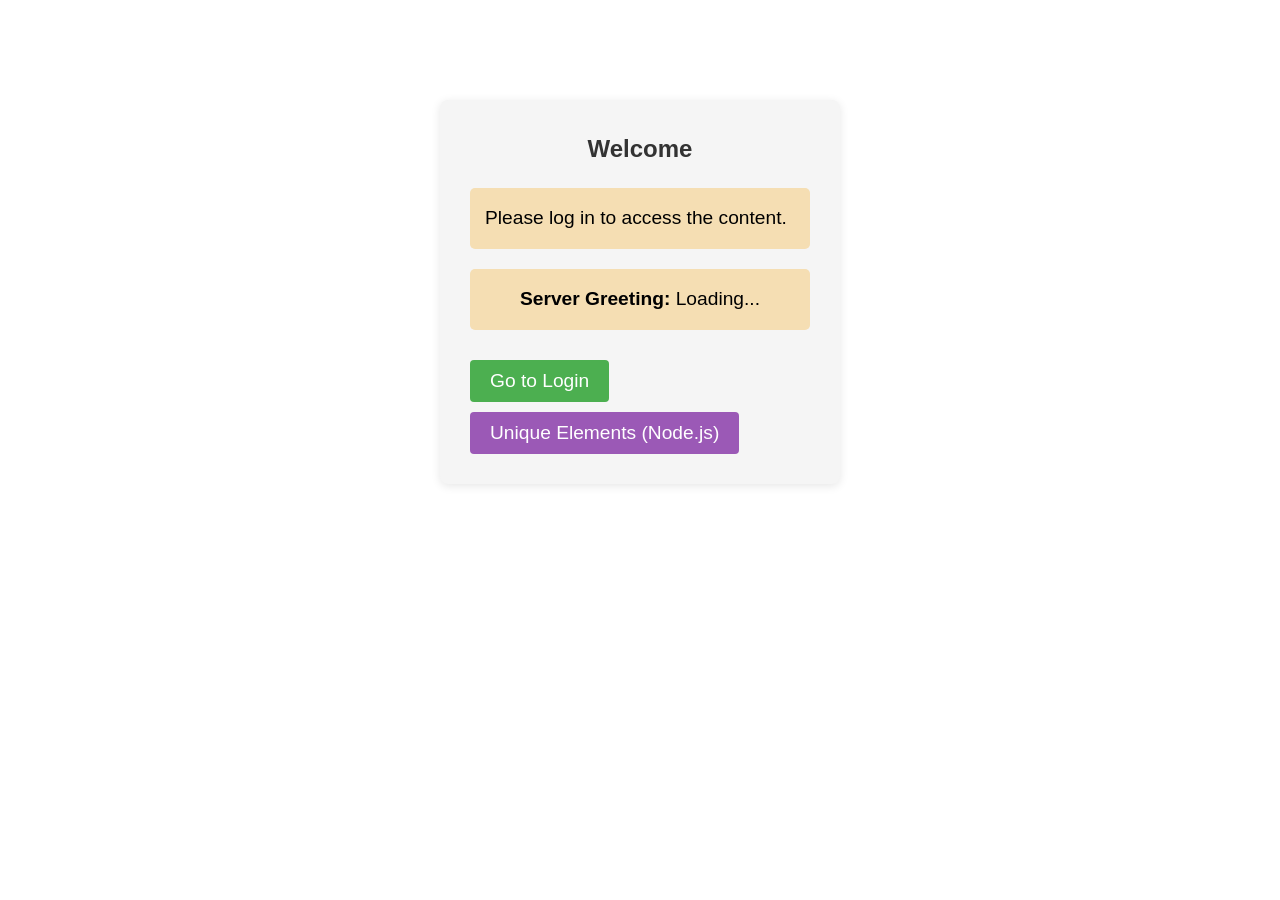
<file: app/index.html>
<!DOCTYPE html>
<html>
<head>
    <title>Welcome</title>
    <link rel="stylesheet" href="main.css" />
    <script src="main.js"></script>
</head>
<body>
    <div class="login-container">
        <h2>Welcome</h2>
        <p class="general">Please log in to access the content.</p>
        
        <div id="greeting" class="general" style="margin: 20px 0; padding: 15px; text-align: center;">
            <strong>Server Greeting:</strong> <span id="greetingText">Loading...</span>
        </div>
        
        <button id="btnGoLogin" onclick="window.location.href='login.html'">Go to Login</button>
        <button id="btnUnique" onclick="window.location.href='http://localhost:82/unique.html'" style="margin-top: 10px; background-color: #9b59b6;">Unique Elements (Node.js)</button>
    </div>
</body>
</html>
</file>
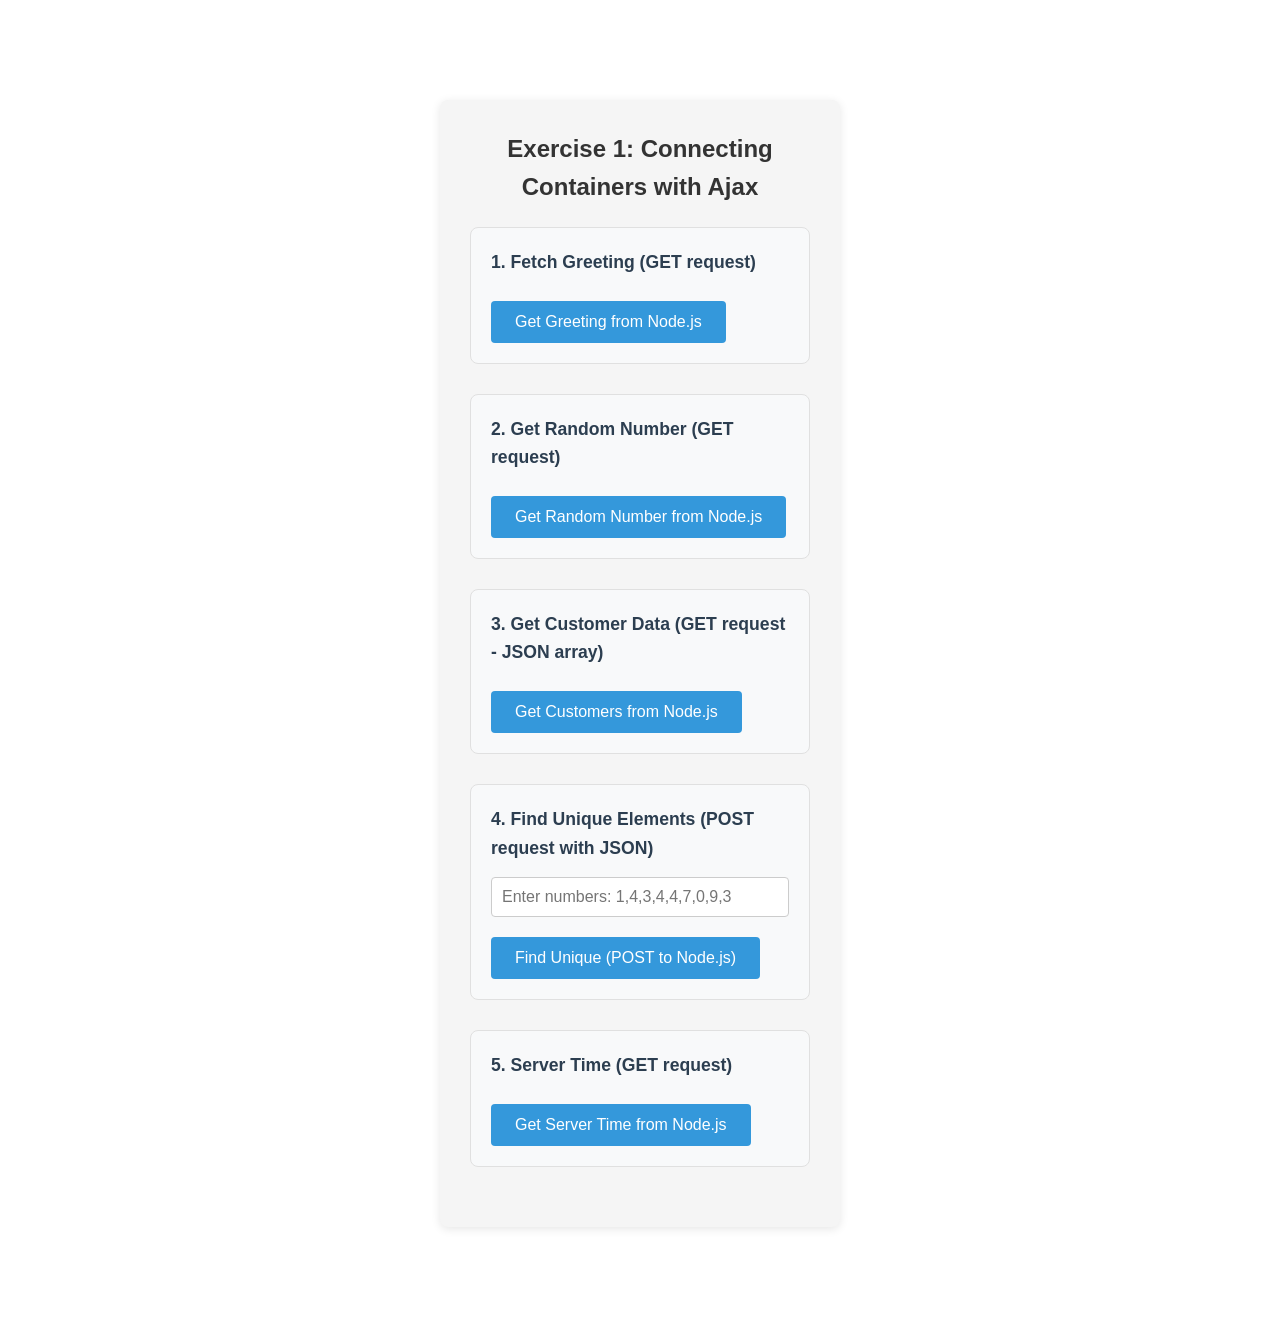
<file: app/ajax-demo.html>
<!DOCTYPE html>
<html>
<head>
    <title>Ajax Container Communication Demo</title>
    <link rel="stylesheet" href="main.css" />
    <script src="ajax-demo.js"></script>
</head>
<body>
    <div class="login-container">
        <h2>Exercise 1: Connecting Containers with Ajax</h2>
        
        <div class="demo-section">
            <h3>1. Fetch Greeting (GET request)</h3>
            <button id="btnGreeting" class="demo-btn">Get Greeting from Node.js</button>
            <div id="greetingResult" class="result-box hidden"></div>
        </div>

        <div class="demo-section">
            <h3>2. Get Random Number (GET request)</h3>
            <button id="btnRandom" class="demo-btn">Get Random Number from Node.js</button>
            <div id="randomResult" class="result-box hidden"></div>
        </div>

        <div class="demo-section">
            <h3>3. Get Customer Data (GET request - JSON array)</h3>
            <button id="btnCustomers" class="demo-btn">Get Customers from Node.js</button>
            <div id="customersResult" class="result-box hidden"></div>
        </div>

        <div class="demo-section">
            <h3>4. Find Unique Elements (POST request with JSON)</h3>
            <input type="text" id="numbersInput" placeholder="Enter numbers: 1,4,3,4,4,7,0,9,3" style="width: 100%; padding: 10px; margin-bottom: 10px; font-size: 16px;" />
            <button id="btnUnique" class="demo-btn">Find Unique (POST to Node.js)</button>
            <div id="uniqueResult" class="result-box hidden"></div>
        </div>

        <div class="demo-section">
            <h3>5. Server Time (GET request)</h3>
            <button id="btnTime" class="demo-btn">Get Server Time from Node.js</button>
            <div id="timeResult" class="result-box hidden"></div>
        </div>
    </div>
</body>
</html>
</file>
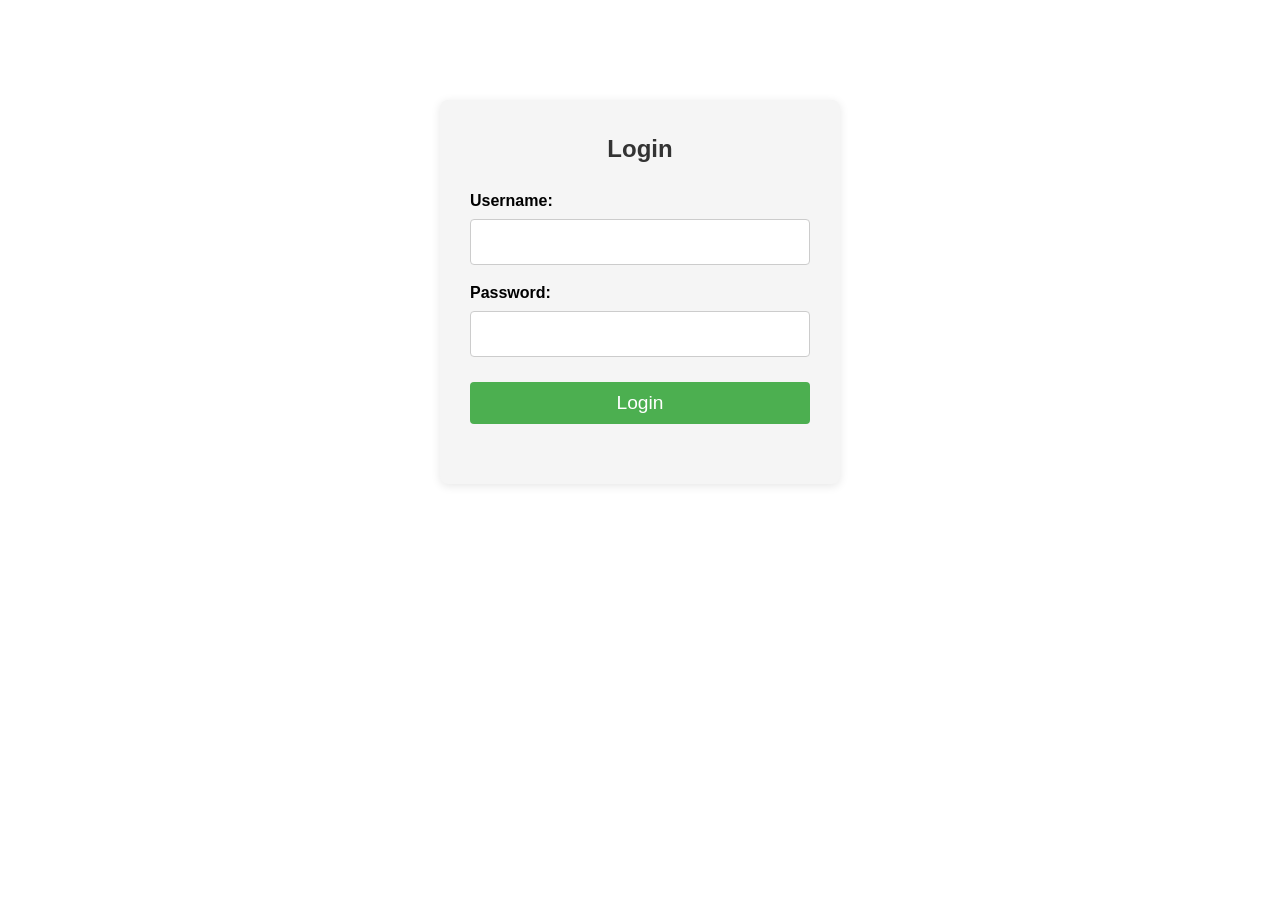
<file: app/content.html>
<!DOCTYPE html>
<html>
<head>
    <title>My Summer Experience</title>
    <link rel="stylesheet" href="main.css" />
    <script src="main.js"></script>
</head>
<body>
    <div class="content-container">
        <header>
            <h1>My Summer Adventure</h1>
            <button id="btnLogout" class="logout-btn">Logout</button>
        </header>
        <main>
            <section class="content-section">
                <h2>Hiking in the Mountains</h2>
                <p class="general">
                    This summer, I spent two incredible weeks hiking through the Rocky Mountains. 
                    The fresh alpine air, breathtaking vistas, and challenging trails made it an 
                    unforgettable experience. Each morning I would wake up before sunrise to catch 
                    the golden light painting the peaks.
                </p>
                <div class="photo-placeholder">🏔️ Mountain Vista</div>
            </section>
            
            <section class="content-section">
                <h2>Learning Photography</h2>
                <p class="general">
                    Alongside hiking, I dedicated time to learning landscape photography. 
                    Capturing the interplay of light and shadow on the mountain faces became 
                    a daily passion. I experimented with long exposures for waterfalls and 
                    mastered the art of composition using the rule of thirds.
                </p>
                <div class="photo-placeholder">📸 Camera Gear</div>
            </section>
            
            <section class="content-section">
                <h2>Campfire Stories</h2>
                <p class="general">
                    Evenings were spent around the campfire sharing stories with fellow hikers 
                    from around the world. We exchanged travel tips, life experiences, and 
                    laughed under the star-filled sky. The Milky Way was so vivid it looked 
                    like someone had spilled glitter across the heavens.
                </p>
                <div class="photo-placeholder">🔥 Campfire Nights</div>
            </section>
        </main>
        <footer>
            <p>Summer 2024 - A season to remember</p>
        </footer>
    </div>
</body>
</html>
</file>
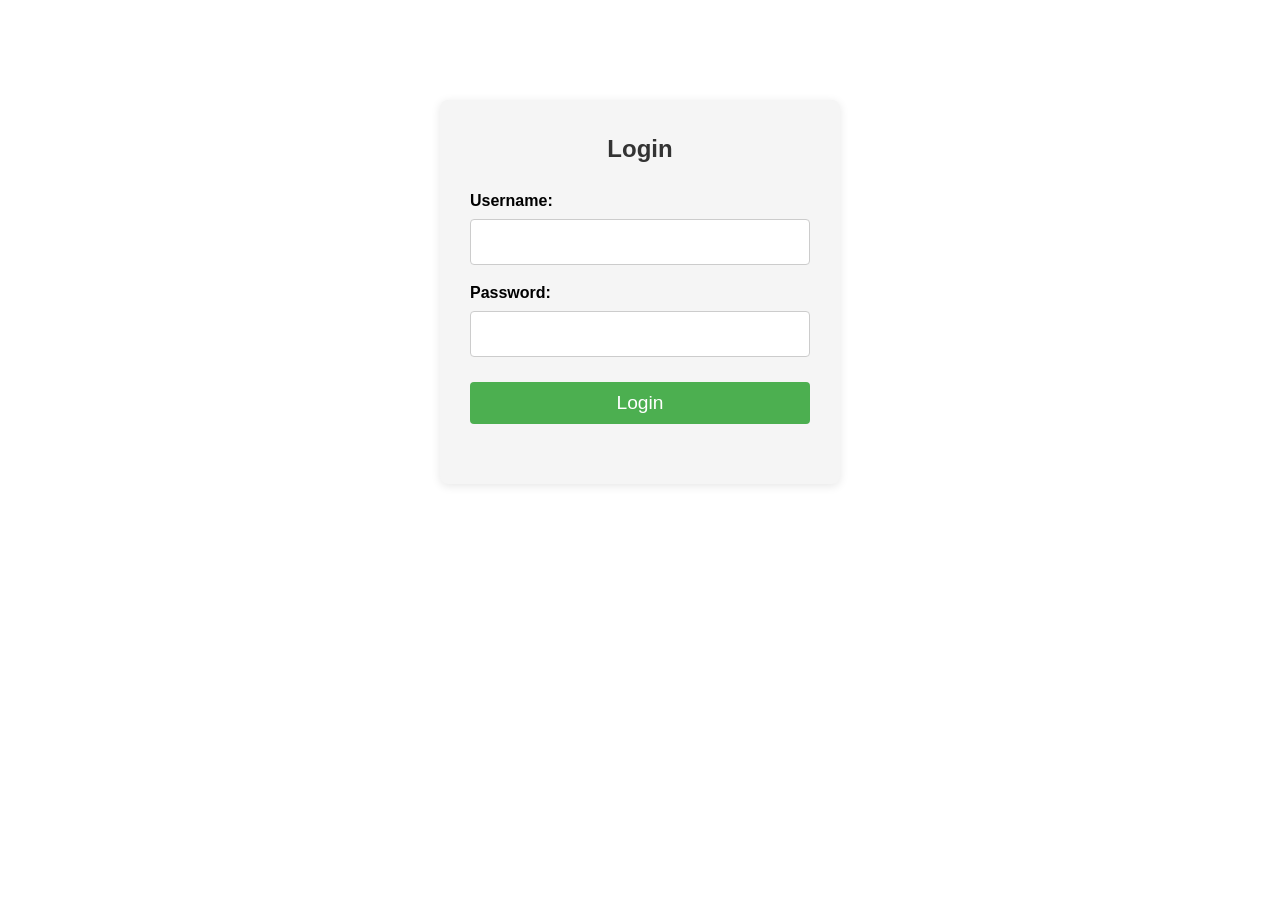
<file: app/login.html>
<!DOCTYPE html>
<html>
<head>
    <title>Login</title>
    <link rel="stylesheet" href="main.css" />
    <script src="main.js"></script>
</head>
<body>
    <div class="login-container">
        <h2>Login</h2>
        <form id="loginForm">
            <div class="form-group">
                <label for="username">Username:</label>
                <input type="text" id="username" name="username" required />
            </div>
            <div class="form-group">
                <label for="password">Password:</label>
                <input type="password" id="password" name="password" required />
            </div>
            <button type="submit" id="btnLogin">Login</button>
        </form>
        <p id="loginError" class="error-message"></p>
    </div>
</body>
</html>
</file>
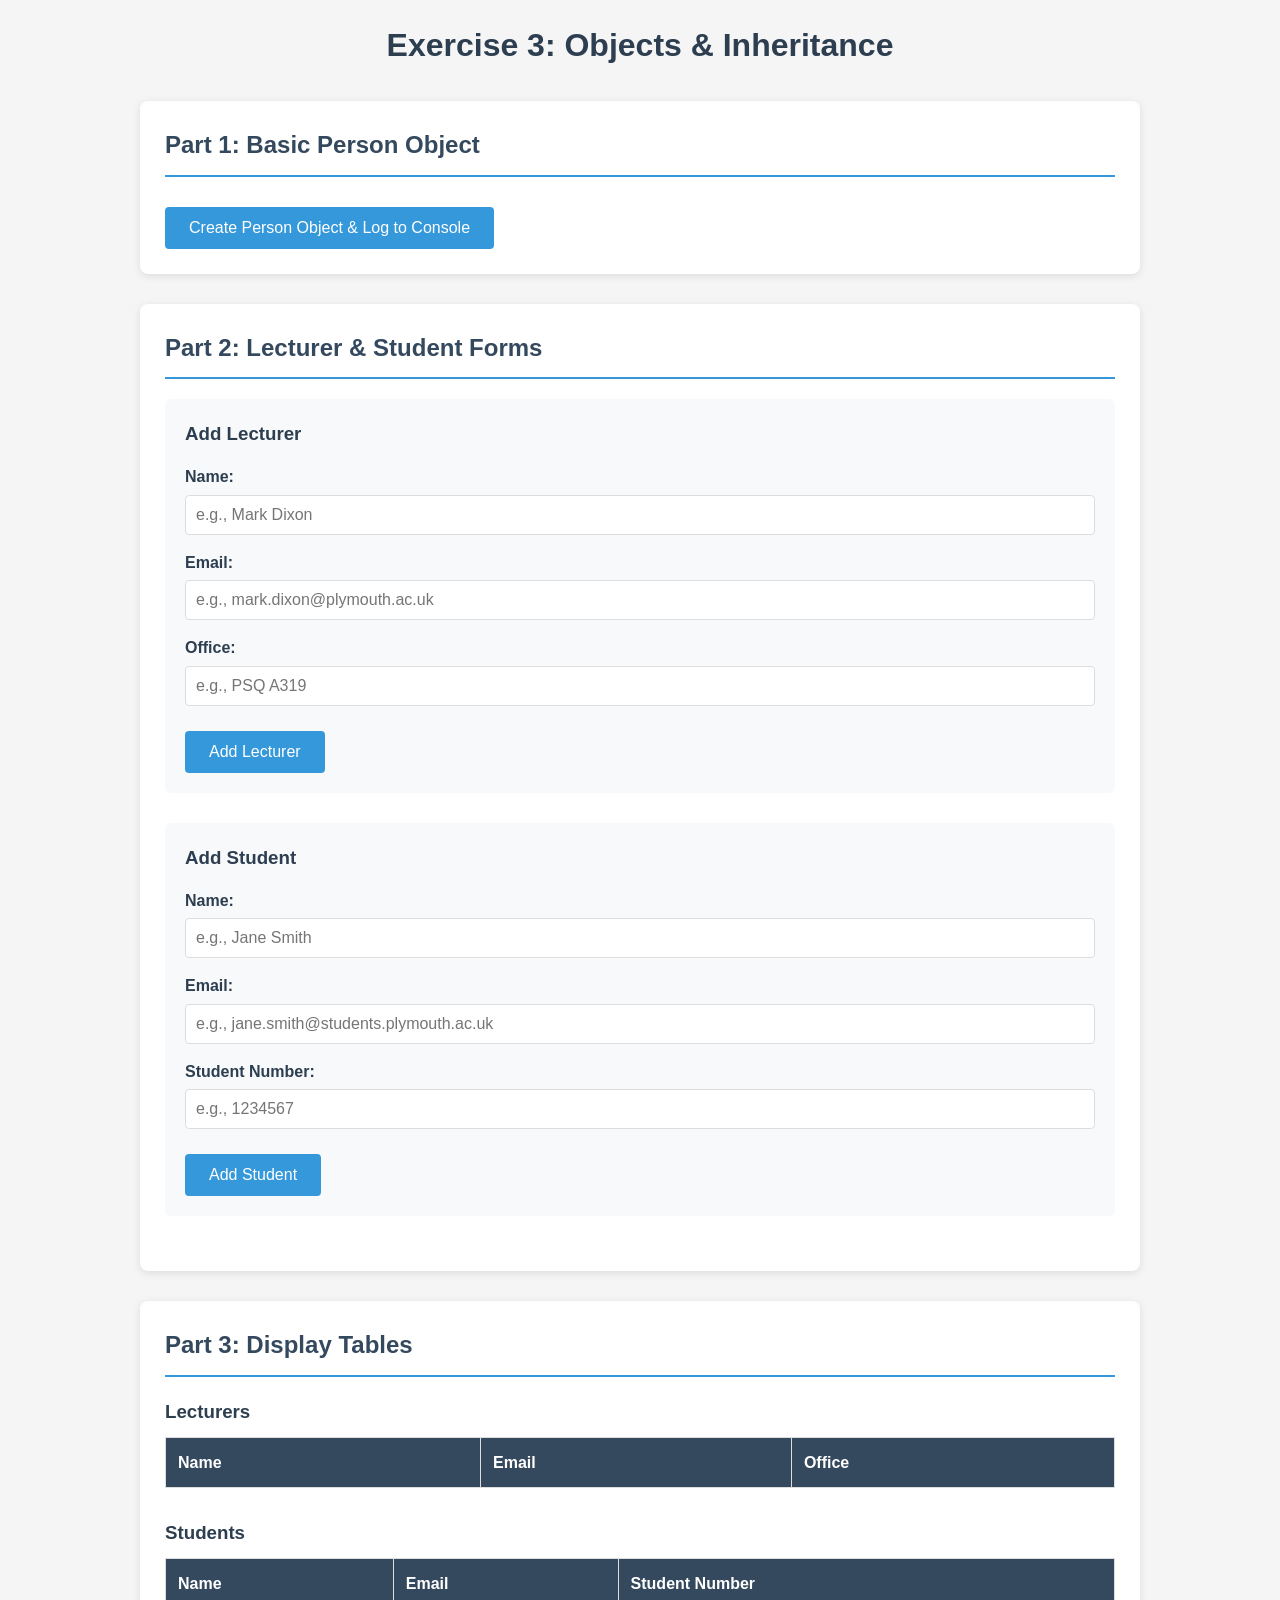
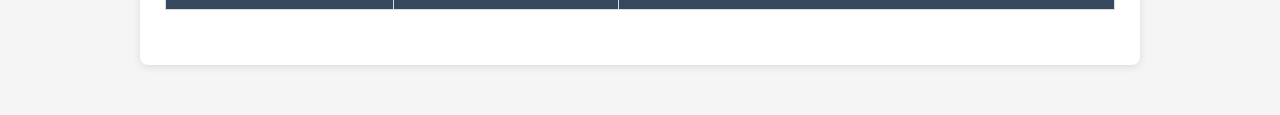
<file: app/objects.html>
<!DOCTYPE html>
<html lang="en">
<head>
    <meta charset="UTF-8">
    <meta name="viewport" content="width=device-width, initial-scale=1.0">
    <title>Exercise 3: Objects - Person, Lecturer, Student</title>
    <link rel="stylesheet" href="objects.css">
    <script src="objects.js"></script>
</head>
<body>
    <div class="container">
        <h1>Exercise 3: Objects & Inheritance</h1>

        <section class="demo-section">
            <h2>Part 1: Basic Person Object</h2>
            <button id="btnDemoPerson" class="demo-btn">Create Person Object & Log to Console</button>
            <div id="personOutput" class="output-box hidden"></div>
        </section>

        <section class="demo-section">
            <h2>Part 2: Lecturer & Student Forms</h2>
            
            <div class="form-section">
                <h3>Add Lecturer</h3>
                <form id="lecturerForm">
                    <div class="form-row">
                        <label for="lecName">Name:</label>
                        <input type="text" id="lecName" required placeholder="e.g., Mark Dixon">
                    </div>
                    <div class="form-row">
                        <label for="lecEmail">Email:</label>
                        <input type="email" id="lecEmail" required placeholder="e.g., mark.dixon@plymouth.ac.uk">
                    </div>
                    <div class="form-row">
                        <label for="lecOffice">Office:</label>
                        <input type="text" id="lecOffice" required placeholder="e.g., PSQ A319">
                    </div>
                    <button type="submit" class="demo-btn">Add Lecturer</button>
                </form>
            </div>

            <div class="form-section">
                <h3>Add Student</h3>
                <form id="studentForm">
                    <div class="form-row">
                        <label for="stuName">Name:</label>
                        <input type="text" id="stuName" required placeholder="e.g., Jane Smith">
                    </div>
                    <div class="form-row">
                        <label for="stuEmail">Email:</label>
                        <input type="email" id="stuEmail" required placeholder="e.g., jane.smith@students.plymouth.ac.uk">
                    </div>
                    <div class="form-row">
                        <label for="stuNumber">Student Number:</label>
                        <input type="text" id="stuNumber" required placeholder="e.g., 1234567">
                    </div>
                    <button type="submit" class="demo-btn">Add Student</button>
                </form>
            </div>
        </section>

        <section class="demo-section">
            <h2>Part 3: Display Tables</h2>
            
            <div class="table-section">
                <h3>Lecturers</h3>
                <table id="lecturerTable">
                    <thead>
                        <tr>
                            <th>Name</th>
                            <th>Email</th>
                            <th>Office</th>
                        </tr>
                    </thead>
                    <tbody></tbody>
                </table>
            </div>

            <div class="table-section">
                <h3>Students</h3>
                <table id="studentTable">
                    <thead>
                        <tr>
                            <th>Name</th>
                            <th>Email</th>
                            <th>Student Number</th>
                        </tr>
                    </thead>
                    <tbody></tbody>
                </table>
            </div>
        </section>
    </div>
</body>
</html>
</file>
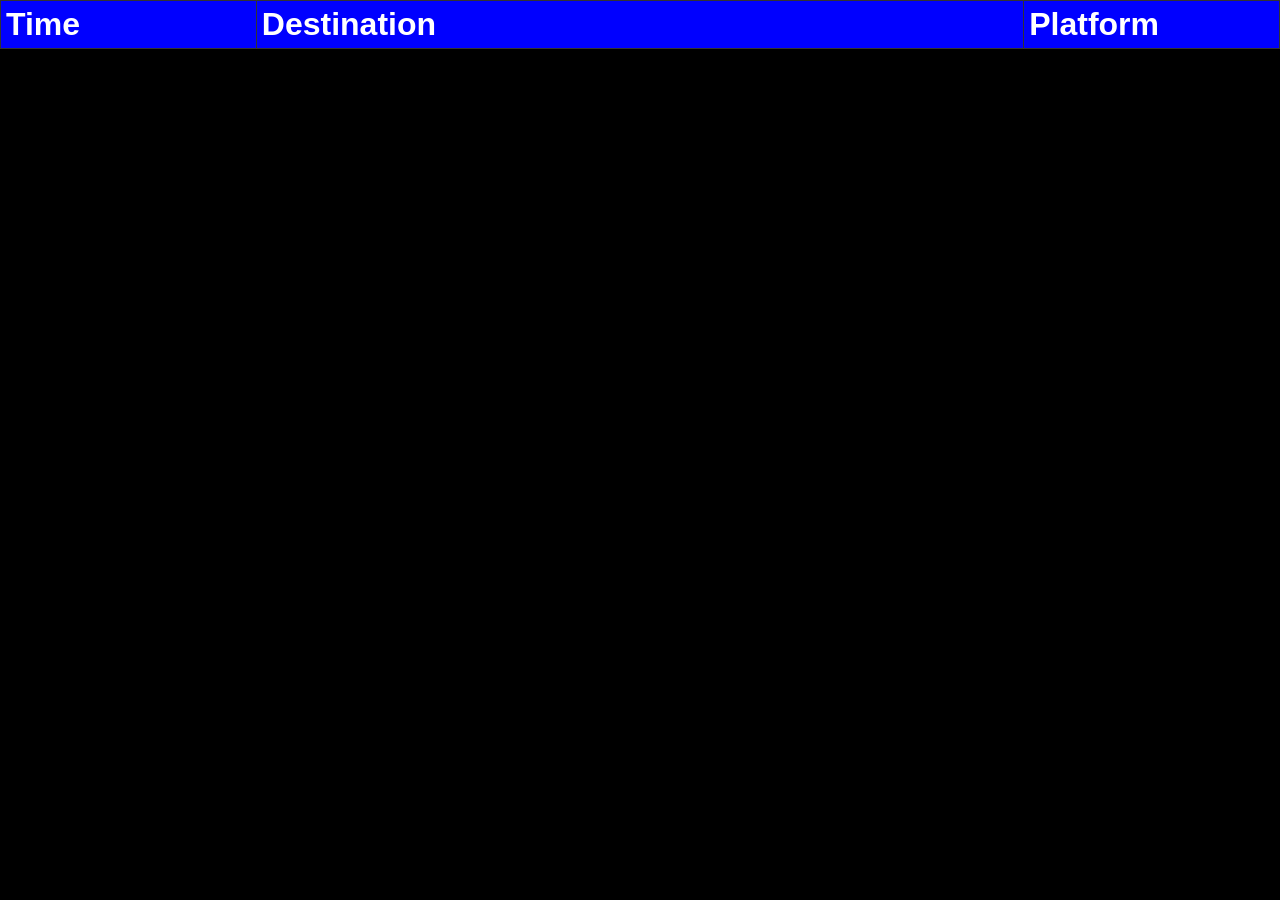
<file: app/trains.html>
<!DOCTYPE html>
<html lang="en">
<head>
    <meta charset="UTF-8">
    <meta name="viewport" content="width=device-width, initial-scale=1.0">
    <title>Station Sign</title>
    <link rel="stylesheet" href="trains.css">
    <script src="trains.js"></script>
</head>
<body>
    <table>
        <thead>
            <tr>
                <th>Time</th>
                <th>Destination</th>
                <th>Platform</th>
            </tr>
        </thead>
        <tbody id="tabTrains"></tbody>
    </table>
</body>
</html>
</file>
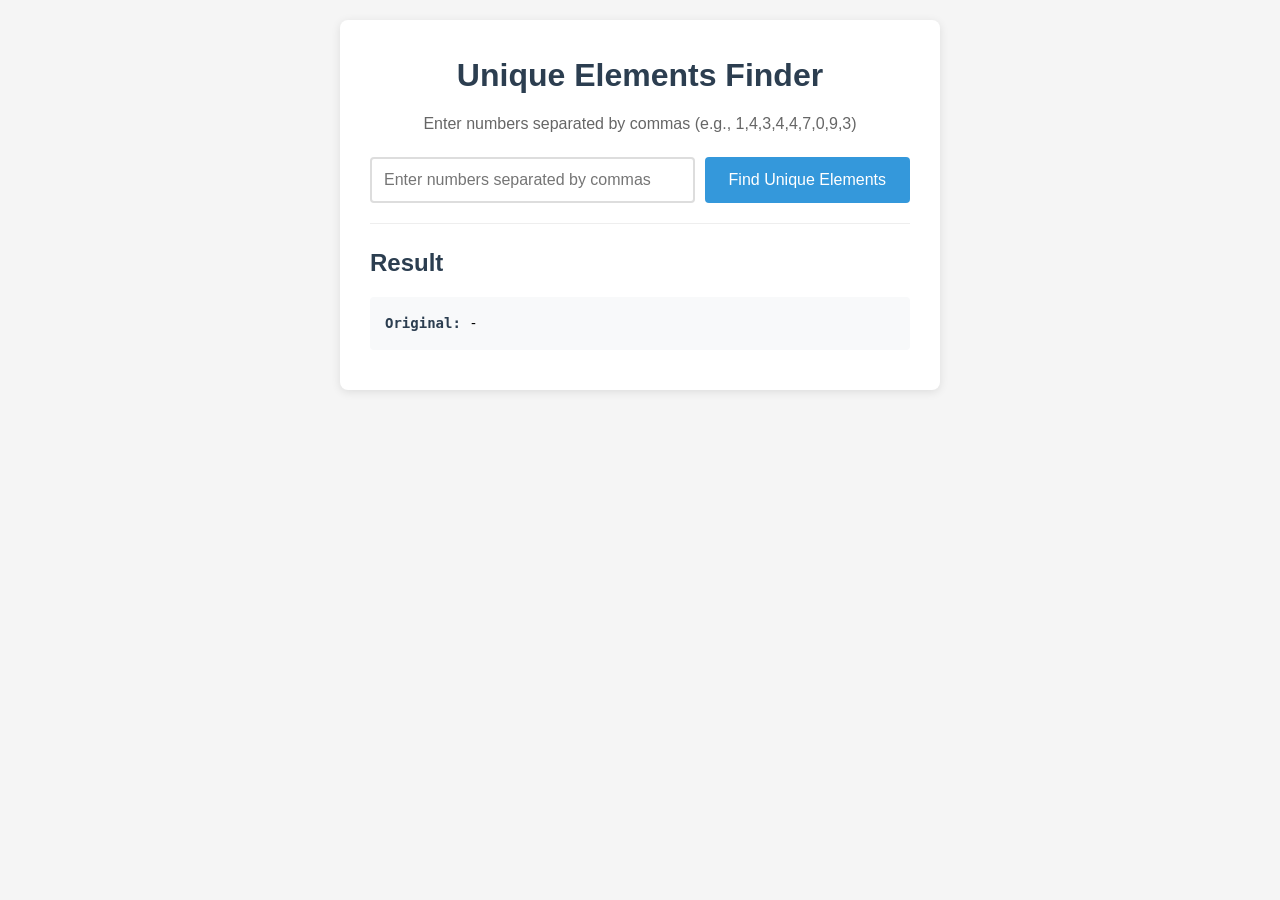
<file: nodeapp/public/unique.html>
<!DOCTYPE html>
<html lang="en">
<head>
    <meta charset="UTF-8">
    <meta name="viewport" content="width=device-width, initial-scale=1.0">
    <title>Unique Elements Finder</title>
    <link rel="stylesheet" href="style.css">
</head>
<body>
    <div class="container">
        <h1>Unique Elements Finder</h1>
        <p class="description">Enter numbers separated by commas (e.g., 1,4,3,4,4,7,0,9,3)</p>
        
        <div class="input-group">
            <input type="text" id="numbersInput" placeholder="Enter numbers separated by commas" />
            <button id="btnFindUnique">Find Unique Elements</button>
        </div>

        <div id="error" class="error-message hidden"></div>

        <div class="result-section">
            <h2>Result</h2>
            <div id="originalArray" class="array-display">
                <strong>Original:</strong> <span id="originalValues">-</span>
            </div>
            <div id="uniqueArray" class="array-display hidden">
                <strong>Unique:</strong> <span id="uniqueValues">-</span>
            </div>
        </div>
    </div>
    <script src="script.js"></script>
</body>
</html>
</file>
<file: app/main.css>
* {
    box-sizing: border-box;
    margin: 0;
    padding: 0;
}

body {
    font-family: Arial, sans-serif;
    line-height: 1.6;
}

/* General styles */
.general {
    font-size: 120%;
    background-color: wheat;
    padding: 15px;
    border-radius: 5px;
    margin: 10px 0;
}

input {
    font-size: 150%;
    padding: 8px;
    border: 1px solid #ccc;
    border-radius: 4px;
    width: 100%;
}

button {
    font-size: 120%;
    padding: 10px 20px;
    background-color: #4CAF50;
    color: white;
    border: none;
    border-radius: 4px;
    cursor: pointer;
    margin-top: 10px;
}

button:hover {
    background-color: #45a049;
}

#parMessage {
    background-color: bisque;
    padding: 15px;
    border-radius: 5px;
    margin: 10px 0;
}

/* Login Page Styles */
.login-container {
    max-width: 400px;
    margin: 100px auto;
    padding: 30px;
    background-color: #f5f5f5;
    border-radius: 8px;
    box-shadow: 0 2px 10px rgba(0,0,0,0.1);
}

.login-container h2 {
    text-align: center;
    margin-bottom: 20px;
    color: #333;
}

.form-group {
    margin-bottom: 15px;
}

.form-group label {
    display: block;
    margin-bottom: 5px;
    font-weight: bold;
}

#loginForm button {
    width: 100%;
}

.error-message {
    color: red;
    text-align: center;
    margin-top: 10px;
    min-height: 20px;
}

/* Content Page Styles */
.content-container {
    max-width: 900px;
    margin: 0 auto;
    padding: 20px;
}

header {
    display: flex;
    justify-content: space-between;
    align-items: center;
    margin-bottom: 30px;
    padding-bottom: 15px;
    border-bottom: 2px solid #ddd;
}

header h1 {
    color: #333;
}

.logout-btn {
    background-color: #f44336;
    padding: 8px 16px;
    font-size: 100%;
}

.logout-btn:hover {
    background-color: #da190b;
}

.content-section {
    margin-bottom: 40px;
    padding: 20px;
    background-color: #fafafa;
    border-radius: 8px;
    box-shadow: 0 1px 3px rgba(0,0,0,0.1);
}

.content-section h2 {
    color: #2c3e50;
    margin-bottom: 15px;
}

.photo-placeholder {
    background-color: #e0e0e0;
    padding: 20px;
    text-align: center;
    border-radius: 4px;
    margin-top: 15px;
    color: #666;
    font-style: italic;
}

footer {
    text-align: center;
    margin-top: 40px;
    padding-top: 20px;
    border-top: 1px solid #ddd;
    color: #666;
}

/* Ajax Demo Page Styles */
.demo-section {
    margin-bottom: 30px;
    padding: 20px;
    background-color: #f8f9fa;
    border-radius: 8px;
    border: 1px solid #e0e0e0;
}

.demo-section h3 {
    color: #2c3e50;
    margin-bottom: 15px;
    font-size: 1.1em;
}

.demo-btn {
    background-color: #3498db;
    padding: 12px 24px;
    font-size: 16px;
}

.demo-btn:hover {
    background-color: #2980b9;
}

.result-box {
    margin-top: 15px;
    padding: 15px;
    border-radius: 4px;
    font-family: monospace;
    font-size: 14px;
    line-height: 1.6;
    white-space: pre-wrap;
    word-wrap: break-word;
}

.result-box.hidden {
    display: none;
}

.result-box strong {
    color: #2c3e50;
}

.result-box small {
    color: #7f8c8d;
    font-size: 12px;
}
</file>
<file: app/objects.css>
* {
    box-sizing: border-box;
    margin: 0;
    padding: 0;
}

body {
    font-family: Arial, sans-serif;
    line-height: 1.6;
    background-color: #f5f5f5;
    padding: 20px;
}

.container {
    max-width: 1000px;
    margin: 0 auto;
}

h1 {
    color: #2c3e50;
    margin-bottom: 30px;
    text-align: center;
}

.demo-section {
    background: white;
    padding: 25px;
    margin-bottom: 30px;
    border-radius: 8px;
    box-shadow: 0 2px 8px rgba(0,0,0,0.1);
}

.demo-section h2 {
    color: #34495e;
    margin-bottom: 20px;
    padding-bottom: 10px;
    border-bottom: 2px solid #3498db;
}

.demo-section h3 {
    color: #2c3e50;
    margin-bottom: 15px;
}

.demo-btn {
    background-color: #3498db;
    color: white;
    border: none;
    padding: 12px 24px;
    font-size: 16px;
    border-radius: 4px;
    cursor: pointer;
    transition: background-color 0.3s;
    margin-top: 10px;
}

.demo-btn:hover {
    background-color: #2980b9;
}

.form-section {
    margin-bottom: 30px;
    padding: 20px;
    background-color: #f8f9fa;
    border-radius: 6px;
}

.form-row {
    margin-bottom: 15px;
}

.form-row label {
    display: block;
    margin-bottom: 5px;
    font-weight: bold;
    color: #2c3e50;
}

.form-row input {
    width: 100%;
    padding: 10px;
    font-size: 16px;
    border: 1px solid #ddd;
    border-radius: 4px;
}

.output-box {
    margin-top: 15px;
    padding: 15px;
    background-color: #f8f9fa;
    border: 1px solid #ddd;
    border-radius: 4px;
    font-family: monospace;
    font-size: 14px;
    white-space: pre-wrap;
    max-height: 400px;
    overflow-y: auto;
}

.output-box.hidden {
    display: none;
}

.output-box strong {
    color: #2c3e50;
}

.table-section {
    margin-bottom: 30px;
}

.table-section h3 {
    color: #2c3e50;
    margin-bottom: 10px;
}

table {
    width: 100%;
    border-collapse: collapse;
    margin-bottom: 20px;
}

th, td {
    padding: 12px;
    text-align: left;
    border: 1px solid #ddd;
}

th {
    background-color: #34495e;
    color: white;
    font-weight: bold;
}

tbody tr:nth-child(even) {
    background-color: #f8f9fa;
}

tbody tr:hover {
    background-color: #e8f4fd;
}
</file>
<file: app/trains.css>
* {
    box-sizing: border-box;
    margin: 0;
    padding: 0;
}

body {
    font-family: Arial, sans-serif;
    font-size: 32px;
    text-align: left;
    background-color: black;
    color: white;
}

table {
    width: 100%;
    border-collapse: collapse;
}

th, td {
    padding: 5px;
    border: 1px solid #333;
}

thead {
    background-color: blue;
    color: white;
}

th {
    font-weight: bold;
    text-align: left;
}

tbody {
    background-color: black;
}

td {
    color: white;
}

td.destination {
    color: yellow;
}

th:nth-child(1), td:nth-child(1) {
    width: 20%;
}

th:nth-child(2), td:nth-child(2) {
    width: 60%;
}

th:nth-child(3), td:nth-child(3) {
    width: 20%;
}
</file>
<file: nodeapp/public/style.css>
* {
    box-sizing: border-box;
    margin: 0;
    padding: 0;
}

body {
    font-family: 'Segoe UI', Tahoma, Geneva, Verdana, sans-serif;
    background-color: #f5f5f5;
    line-height: 1.6;
    padding: 20px;
}

.container {
    max-width: 600px;
    margin: 0 auto;
    background: white;
    padding: 30px;
    border-radius: 8px;
    box-shadow: 0 2px 10px rgba(0,0,0,0.1);
}

h1 {
    color: #2c3e50;
    margin-bottom: 10px;
    text-align: center;
}

.description {
    text-align: center;
    color: #666;
    margin-bottom: 20px;
}

.input-group {
    display: flex;
    gap: 10px;
    margin-bottom: 20px;
}

#numbersInput {
    flex: 1;
    padding: 12px;
    font-size: 16px;
    border: 2px solid #ddd;
    border-radius: 4px;
    outline: none;
}

#numbersInput:focus {
    border-color: #3498db;
}

button {
    padding: 12px 24px;
    font-size: 16px;
    background-color: #3498db;
    color: white;
    border: none;
    border-radius: 4px;
    cursor: pointer;
    transition: background-color 0.3s;
}

button:hover {
    background-color: #2980b9;
}

button:disabled {
    background-color: #95a5a6;
    cursor: not-allowed;
}

.error-message {
    color: #e74c3c;
    padding: 10px;
    background-color: #fadbd8;
    border-radius: 4px;
    margin-bottom: 15px;
}

.error-message.hidden {
    display: none;
}

.result-section {
    margin-top: 20px;
    padding-top: 20px;
    border-top: 1px solid #eee;
}

.result-section h2 {
    color: #2c3e50;
    margin-bottom: 15px;
}

.array-display {
    padding: 15px;
    background-color: #f8f9fa;
    border-radius: 4px;
    margin-bottom: 10px;
    font-family: monospace;
    font-size: 14px;
}

.array-display.hidden {
    display: none;
}

.array-display strong {
    color: #2c3e50;
}

#uniqueValues {
    color: #27ae60;
    font-weight: bold;
}
</file>
